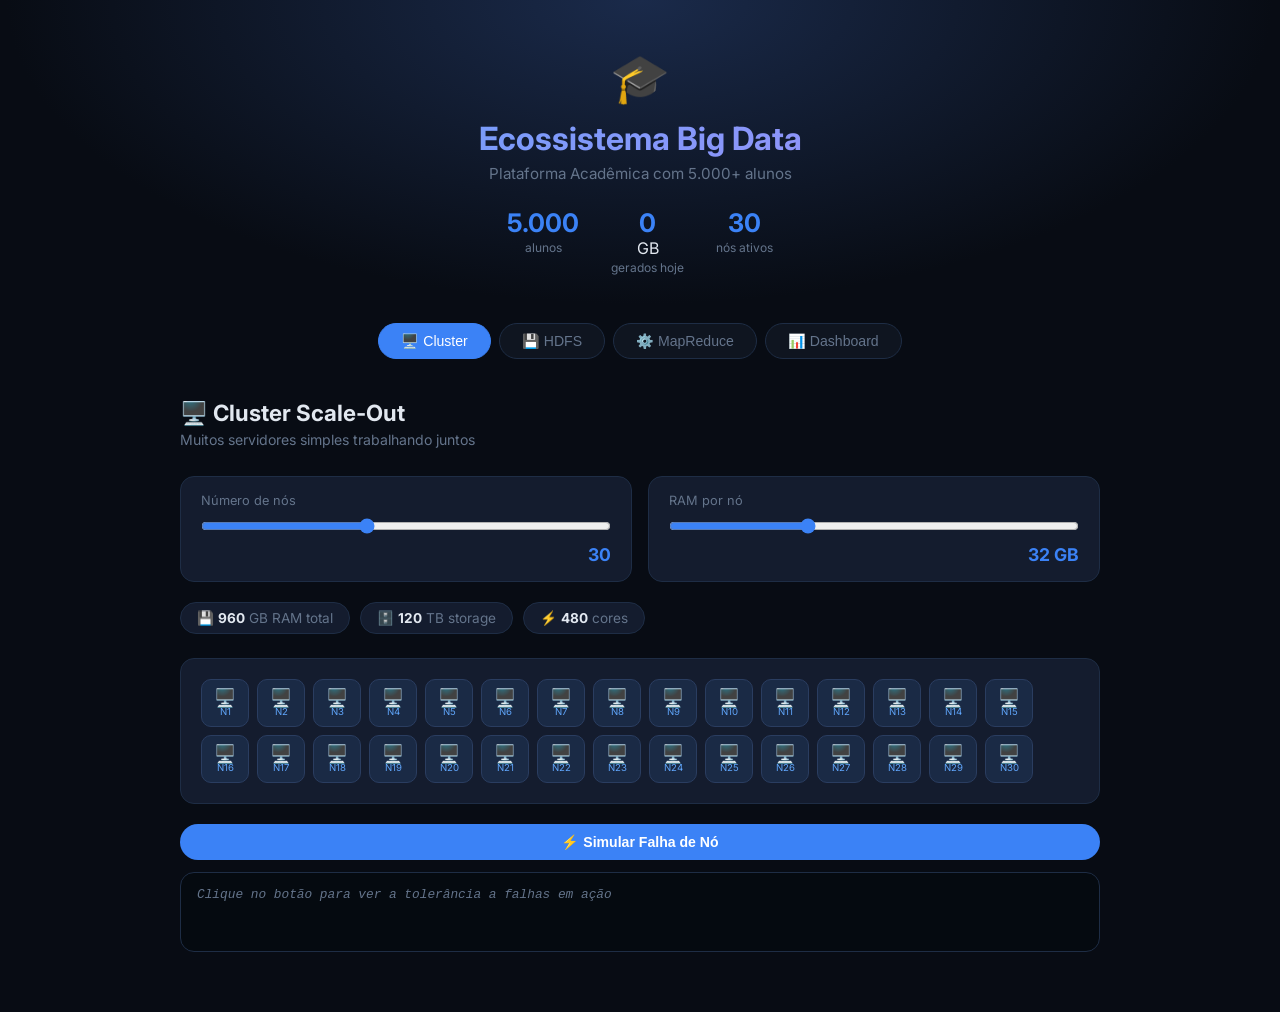
<file: index.html>
<!DOCTYPE html>
<html lang="pt-BR">
<head>
  <meta charset="UTF-8"/>
  <meta name="viewport" content="width=device-width, initial-scale=1.0"/>
  <title>Big Data Acadêmico</title>
  <link rel="stylesheet" href="style.css"/>
</head>
<body>

  <div class="hero">
    <div class="hero-icon">🎓</div>
    <h1>Ecossistema Big Data</h1>
    <p>Plataforma Acadêmica com 5.000+ alunos</p>
    <div class="hero-stats">
      <div class="hs"><span id="liveStudents">5.000</span><small>alunos</small></div>
      <div class="hs"><span id="liveData">0</span> GB<small>gerados hoje</small></div>
      <div class="hs"><span id="liveNodes">30</span><small>nós ativos</small></div>
    </div>
  </div>

  <nav class="tabs">
    <button class="tab active" data-tab="cluster" onclick="switchTab(this,'cluster')">🖥️ Cluster</button>
    <button class="tab" data-tab="hdfs"    onclick="switchTab(this,'hdfs')">💾 HDFS</button>
    <button class="tab" data-tab="mr"      onclick="switchTab(this,'mr')">⚙️ MapReduce</button>
    <button class="tab" data-tab="dash"    onclick="switchTab(this,'dash')">📊 Dashboard</button>
  </nav>

  <!-- ═══ CLUSTER ═══ -->
  <section id="cluster" class="page active">
    <div class="page-header">
      <h2>🖥️ Cluster Scale-Out</h2>
      <p>Muitos servidores simples trabalhando juntos</p>
    </div>

    <div class="slider-row">
      <div class="slider-card">
        <label>Número de nós</label>
        <input type="range" min="10" max="60" value="30" id="sliderNodes" oninput="onNodes(this.value)"/>
        <span id="valNodes">30</span>
      </div>
      <div class="slider-card">
        <label>RAM por nó</label>
        <input type="range" min="16" max="64" step="16" value="32" id="sliderRam" oninput="onRam(this.value)"/>
        <span id="valRam">32 GB</span>
      </div>
    </div>

    <div class="totals">
      <div class="total-pill">💾 <strong id="tRam">960</strong> GB RAM total</div>
      <div class="total-pill">🗄️ <strong id="tStorage">120</strong> TB storage</div>
      <div class="total-pill">⚡ <strong id="tCores">480</strong> cores</div>
    </div>

    <div class="cluster-wrap">
      <div class="cluster-nodes" id="clusterNodes"></div>
    </div>

    <div class="fault-area">
      <button class="btn-primary" onclick="simulateFault()">⚡ Simular Falha de Nó</button>
      <div class="fault-log" id="faultLog">
        <div class="log-hint">Clique no botão para ver a tolerância a falhas em ação</div>
      </div>
    </div>
  </section>

  <!-- ═══ HDFS ═══ -->
  <section id="hdfs" class="page">
    <div class="page-header">
      <h2>💾 HDFS — Armazenamento Distribuído</h2>
      <p>Dados divididos em blocos e replicados automaticamente</p>
    </div>

    <div class="student-picker">
      <span>Visualizar dados de:</span>
      <div class="student-btns" id="studentBtns">
        <button class="s-btn active" onclick="pickStudent(this,'João')">João</button>
        <button class="s-btn" onclick="pickStudent(this,'Maria')">Maria</button>
        <button class="s-btn" onclick="pickStudent(this,'Carlos')">Carlos</button>
        <button class="s-btn" onclick="pickStudent(this,'Ana')">Ana</button>
      </div>
    </div>

    <div class="hdfs-diagram" id="hdfsDiagram"></div>

    <div class="replication-legend">
      <div class="rep-dot" style="background:#4a90d9"></div> Bloco original
      <div class="rep-dot" style="background:#9c27b0"></div> Réplica 1
      <div class="rep-dot" style="background:#00bcd4"></div> Réplica 2
    </div>
  </section>

  <!-- ═══ MAPREDUCE ═══ -->
  <section id="mr" class="page">
    <div class="page-header">
      <h2>⚙️ MapReduce — Cálculo de Médias</h2>
      <p>Processamento paralelo distribuído nos nós do cluster</p>
    </div>

    <div class="week-picker">
      <span>Semana:</span>
      <div class="week-btns">
        <button class="w-btn active" onclick="pickWeek(this,1)">1</button>
        <button class="w-btn" onclick="pickWeek(this,2)">2</button>
        <button class="w-btn" onclick="pickWeek(this,3)">3</button>
        <button class="w-btn" onclick="pickWeek(this,4)">4</button>
      </div>
      <button class="btn-primary" onclick="animateMR()">▶ Executar</button>
    </div>

    <div class="mr-flow" id="mrFlow">
      <div class="mr-col" id="mrInput">
        <div class="mr-col-title">📥 Dados de Entrada</div>
      </div>
      <div class="mr-chevron">›</div>
      <div class="mr-col" id="mrMap">
        <div class="mr-col-title">🗺️ MAP</div>
      </div>
      <div class="mr-chevron">›</div>
      <div class="mr-col" id="mrReduce">
        <div class="mr-col-title">📉 REDUCE</div>
      </div>
    </div>

    <div class="mr-results" id="mrResults"></div>
  </section>

  <!-- ═══ DASHBOARD ═══ -->
  <section id="dash" class="page">
    <div class="page-header">
      <h2>📊 Dashboard Acadêmico</h2>
      <p>Visão em tempo real da plataforma</p>
    </div>

    <div class="kpi-row" id="kpiRow"></div>

    <div class="analytics-levels">
      <div class="level-card l1">
        <div class="level-icon">📈</div>
        <div class="level-title">Descritivo</div>
        <div class="level-sub">O que aconteceu?</div>
        <div class="level-body" id="l1body"></div>
      </div>
      <div class="level-card l2">
        <div class="level-icon">🔍</div>
        <div class="level-title">Diagnóstico</div>
        <div class="level-sub">Por que aconteceu?</div>
        <div class="level-body" id="l2body"></div>
      </div>
      <div class="level-card l3">
        <div class="level-icon">🔮</div>
        <div class="level-title">Preditivo</div>
        <div class="level-sub">O que vai acontecer?</div>
        <div class="level-body" id="l3body"></div>
      </div>
      <div class="level-card l4">
        <div class="level-icon">🧭</div>
        <div class="level-title">Prescritivo</div>
        <div class="level-sub">O que fazer?</div>
        <div class="level-body" id="l4body"></div>
      </div>
    </div>

    <div class="students-grid" id="studentsGrid"></div>
  </section>

  <script src="app.js"></script>
</body>
</html>
</file>
<file: style.css>
@import url('https://fonts.googleapis.com/css2?family=Inter:wght@400;500;600;700&display=swap');

*, *::before, *::after { box-sizing: border-box; margin: 0; padding: 0; }

:root {
  --bg: #080c14;
  --surface: #0f1520;
  --card: #141c2e;
  --border: #1e2d45;
  --blue: #3b82f6;
  --purple: #8b5cf6;
  --cyan: #06b6d4;
  --green: #22c55e;
  --orange: #f59e0b;
  --red: #ef4444;
  --text: #e2e8f0;
  --muted: #64748b;
  --radius: 14px;
}

body { font-family: 'Inter', sans-serif; background: var(--bg); color: var(--text); min-height: 100vh; }

/* ── Hero ── */
.hero { text-align: center; padding: 48px 24px 32px; background: radial-gradient(ellipse at 50% 0%, #1a2a4a 0%, var(--bg) 70%); }
.hero-icon { font-size: 3rem; margin-bottom: 12px; }
.hero h1 { font-size: 2rem; font-weight: 700; background: linear-gradient(135deg, #60a5fa, #a78bfa); -webkit-background-clip: text; -webkit-text-fill-color: transparent; }
.hero p { color: var(--muted); margin-top: 6px; font-size: 0.95rem; }
.hero-stats { display: flex; justify-content: center; gap: 32px; margin-top: 24px; flex-wrap: wrap; }
.hs { display: flex; flex-direction: column; align-items: center; }
.hs span { font-size: 1.6rem; font-weight: 700; color: var(--blue); }
.hs small { font-size: 0.75rem; color: var(--muted); margin-top: 2px; }

/* ── Tabs ── */
.tabs { display: flex; justify-content: center; gap: 8px; padding: 16px 24px; flex-wrap: wrap; }
.tab { padding: 9px 22px; border-radius: 50px; border: 1px solid var(--border); background: var(--surface); color: var(--muted); font-size: 0.88rem; font-weight: 500; cursor: pointer; transition: all .2s; }
.tab:hover { color: var(--text); border-color: var(--blue); }
.tab.active { background: var(--blue); color: #fff; border-color: var(--blue); }

/* ── Pages ── */
.page { display: none; max-width: 960px; margin: 0 auto; padding: 24px 20px 60px; }
.page.active { display: block; }
.page-header { margin-bottom: 28px; }
.page-header h2 { font-size: 1.4rem; font-weight: 700; }
.page-header p { color: var(--muted); font-size: 0.88rem; margin-top: 4px; }

/* ── Buttons ── */
.btn-primary { background: var(--blue); color: #fff; border: none; padding: 10px 22px; border-radius: 50px; font-size: 0.88rem; font-weight: 600; cursor: pointer; transition: background .2s; }
.btn-primary:hover { background: #2563eb; }

/* ── Sliders ── */
.slider-row { display: flex; gap: 16px; flex-wrap: wrap; margin-bottom: 20px; }
.slider-card { flex: 1; min-width: 200px; background: var(--card); border: 1px solid var(--border); border-radius: var(--radius); padding: 16px 20px; }
.slider-card label { display: block; font-size: 0.8rem; color: var(--muted); margin-bottom: 10px; }
.slider-card input[type=range] { width: 100%; accent-color: var(--blue); }
.slider-card span { display: block; text-align: right; font-size: 1.1rem; font-weight: 700; color: var(--blue); margin-top: 6px; }

.totals { display: flex; gap: 10px; flex-wrap: wrap; margin-bottom: 24px; }
.total-pill { background: var(--card); border: 1px solid var(--border); border-radius: 50px; padding: 7px 16px; font-size: 0.85rem; color: var(--muted); }
.total-pill strong { color: var(--text); }

/* ── Cluster nodes ── */
.cluster-wrap { background: var(--card); border: 1px solid var(--border); border-radius: var(--radius); padding: 20px; margin-bottom: 20px; }
.cluster-nodes { display: flex; flex-wrap: wrap; gap: 8px; }
.node { width: 48px; height: 48px; border-radius: 10px; background: #1a2a45; border: 1px solid #2a3d60; display: flex; flex-direction: column; align-items: center; justify-content: center; font-size: 0.6rem; color: #60a5fa; cursor: default; transition: all .3s; }
.node .node-icon { font-size: 1.1rem; line-height: 1; }
.node.failed { background: #2a1010; border-color: #7f1d1d; color: var(--red); animation: blink .8s infinite; }
.node.ok { background: #0f2a1a; border-color: #14532d; color: var(--green); }
@keyframes blink { 0%,100%{opacity:1} 50%{opacity:.4} }

.fault-area { display: flex; flex-direction: column; gap: 12px; }
.fault-log { background: #050a10; border: 1px solid var(--border); border-radius: var(--radius); padding: 14px 16px; font-family: monospace; font-size: 0.8rem; min-height: 80px; max-height: 160px; overflow-y: auto; }
.log-hint { color: var(--muted); font-style: italic; }
.log-err { color: var(--red); } .log-warn { color: var(--orange); } .log-ok { color: var(--green); }
.log-line { margin: 3px 0; }

/* ── HDFS ── */
.student-picker { display: flex; align-items: center; gap: 12px; margin-bottom: 24px; flex-wrap: wrap; font-size: 0.88rem; color: var(--muted); }
.student-btns { display: flex; gap: 8px; }
.s-btn { padding: 7px 18px; border-radius: 50px; border: 1px solid var(--border); background: var(--card); color: var(--muted); font-size: 0.85rem; cursor: pointer; transition: all .2s; }
.s-btn.active { background: var(--purple); color: #fff; border-color: var(--purple); }

.hdfs-diagram { display: flex; flex-direction: column; gap: 14px; margin-bottom: 16px; }
.hdfs-file-row { background: var(--card); border: 1px solid var(--border); border-radius: var(--radius); padding: 16px; }
.hdfs-file-label { font-size: 0.82rem; color: var(--muted); margin-bottom: 12px; display: flex; align-items: center; gap: 8px; }
.hdfs-file-label strong { color: var(--text); }
.hdfs-blocks-row { display: flex; gap: 8px; flex-wrap: wrap; }
.hdfs-block { border-radius: 8px; padding: 8px 12px; font-size: 0.75rem; font-weight: 600; display: flex; flex-direction: column; gap: 2px; min-width: 90px; }
.hdfs-block .blk-label { font-size: 0.65rem; opacity: .7; }
.hdfs-block .blk-nodes { font-size: 0.7rem; opacity: .85; }

.replication-legend { display: flex; align-items: center; gap: 16px; font-size: 0.8rem; color: var(--muted); flex-wrap: wrap; }
.rep-dot { width: 10px; height: 10px; border-radius: 50%; display: inline-block; margin-right: 4px; }

/* ── MapReduce ── */
.week-picker { display: flex; align-items: center; gap: 12px; margin-bottom: 24px; flex-wrap: wrap; font-size: 0.88rem; color: var(--muted); }
.week-btns { display: flex; gap: 6px; }
.w-btn { width: 36px; height: 36px; border-radius: 50%; border: 1px solid var(--border); background: var(--card); color: var(--muted); font-size: 0.85rem; cursor: pointer; transition: all .2s; }
.w-btn.active { background: var(--cyan); color: #fff; border-color: var(--cyan); }

.mr-flow { display: flex; align-items: flex-start; gap: 8px; margin-bottom: 24px; overflow-x: auto; padding-bottom: 4px; }
.mr-col { flex: 1; min-width: 160px; background: var(--card); border: 1px solid var(--border); border-radius: var(--radius); padding: 14px; }
.mr-col-title { font-size: 0.82rem; font-weight: 600; color: var(--muted); margin-bottom: 10px; }
.mr-chevron { font-size: 2rem; color: var(--border); align-self: center; padding: 0 4px; flex-shrink: 0; }
.mr-chip { background: #0a1628; border-radius: 6px; padding: 5px 9px; margin: 3px 0; font-size: 0.72rem; font-family: monospace; color: #93c5fd; opacity: 0; transform: translateY(6px); transition: all .3s; }
.mr-chip.show { opacity: 1; transform: translateY(0); }

.mr-results { display: grid; grid-template-columns: repeat(auto-fit, minmax(160px, 1fr)); gap: 12px; }
.mr-result-card { background: var(--card); border: 1px solid var(--border); border-radius: var(--radius); padding: 16px; text-align: center; opacity: 0; transform: translateY(10px); transition: all .4s; }
.mr-result-card.show { opacity: 1; transform: translateY(0); }
.mr-result-card .course { font-size: 0.78rem; color: var(--muted); margin-bottom: 6px; }
.mr-result-card .avg { font-size: 2rem; font-weight: 700; }
.mr-result-card .week-label { font-size: 0.72rem; color: var(--muted); margin-top: 4px; }
.avg-bar { height: 4px; border-radius: 2px; margin-top: 10px; }

/* ── Dashboard KPIs ── */
.kpi-row { display: grid; grid-template-columns: repeat(auto-fit, minmax(140px, 1fr)); gap: 12px; margin-bottom: 28px; }
.kpi { background: var(--card); border: 1px solid var(--border); border-radius: var(--radius); padding: 18px 16px; text-align: center; }
.kpi .kv { font-size: 1.8rem; font-weight: 700; }
.kpi .kl { font-size: 0.75rem; color: var(--muted); margin-top: 4px; }

/* ── Analytics levels ── */
.analytics-levels { display: grid; grid-template-columns: repeat(auto-fit, minmax(200px, 1fr)); gap: 14px; margin-bottom: 28px; }
.level-card { border-radius: var(--radius); padding: 20px; border: 1px solid; }
.l1 { background: #0d1e35; border-color: #1e3a5f; }
.l2 { background: #0d2010; border-color: #1a4020; }
.l3 { background: #1a0d35; border-color: #3a1a5f; }
.l4 { background: #2a1a05; border-color: #5a3a10; }
.level-icon { font-size: 1.6rem; margin-bottom: 8px; }
.level-title { font-size: 0.95rem; font-weight: 700; }
.l1 .level-title { color: var(--blue); }
.l2 .level-title { color: var(--green); }
.l3 .level-title { color: var(--purple); }
.l4 .level-title { color: var(--orange); }
.level-sub { font-size: 0.75rem; color: var(--muted); margin-bottom: 12px; }
.level-item { font-size: 0.78rem; color: #cbd5e1; background: rgba(0,0,0,.3); border-radius: 6px; padding: 6px 10px; margin: 4px 0; }

/* ── Students grid ── */
.students-grid { display: grid; grid-template-columns: repeat(auto-fill, minmax(180px, 1fr)); gap: 12px; }
.student-card { background: var(--card); border: 1px solid var(--border); border-radius: var(--radius); padding: 16px; }
.sc-name { font-weight: 600; font-size: 0.9rem; margin-bottom: 2px; }
.sc-course { font-size: 0.75rem; color: var(--muted); margin-bottom: 12px; }
.sc-avg { font-size: 1.6rem; font-weight: 700; }
.sc-bar { height: 4px; border-radius: 2px; margin-top: 8px; background: var(--border); overflow: hidden; }
.sc-bar-fill { height: 100%; border-radius: 2px; transition: width .6s; }
.sc-hours { font-size: 0.72rem; color: var(--muted); margin-top: 6px; }
.risk-badge { display: inline-block; font-size: 0.65rem; padding: 2px 8px; border-radius: 50px; margin-top: 6px; font-weight: 600; }
.rb-high { background: #450a0a; color: var(--red); }
.rb-med  { background: #451a00; color: var(--orange); }
.rb-low  { background: #052e16; color: var(--green); }
</file>
